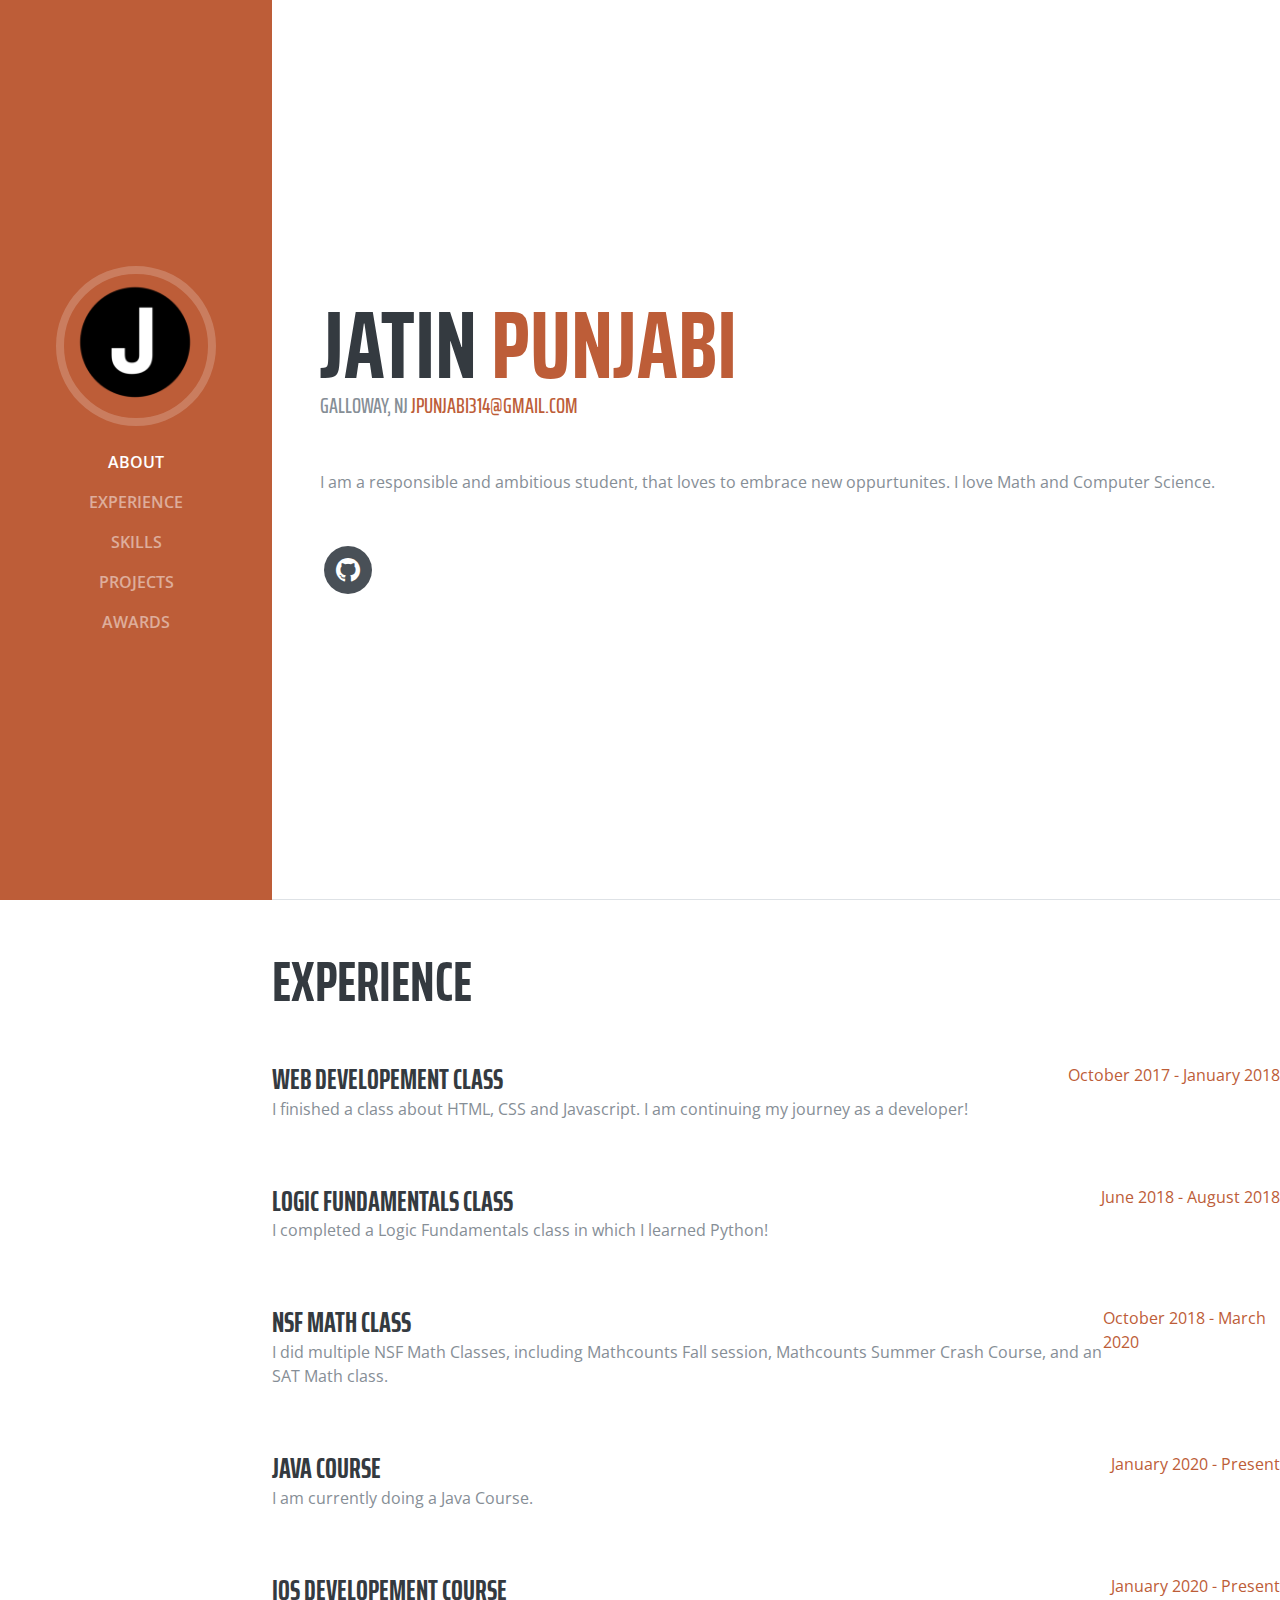
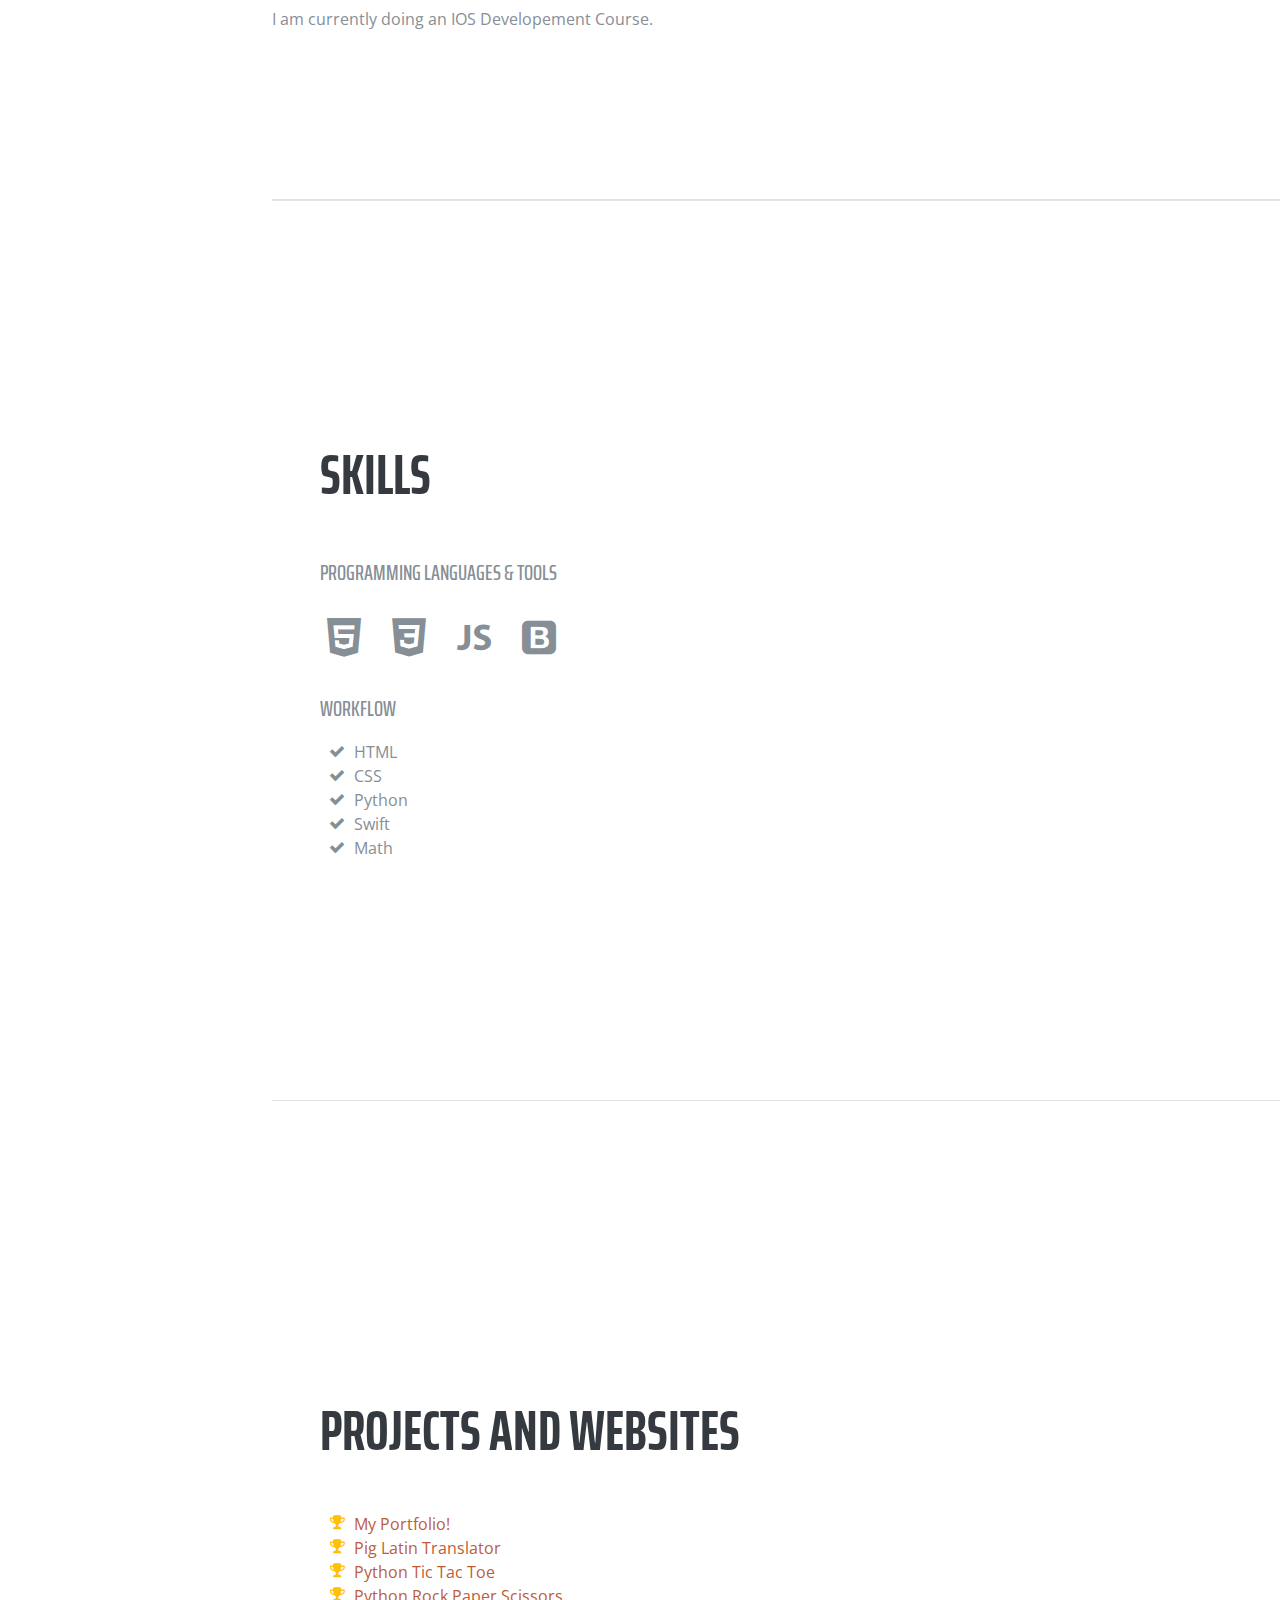
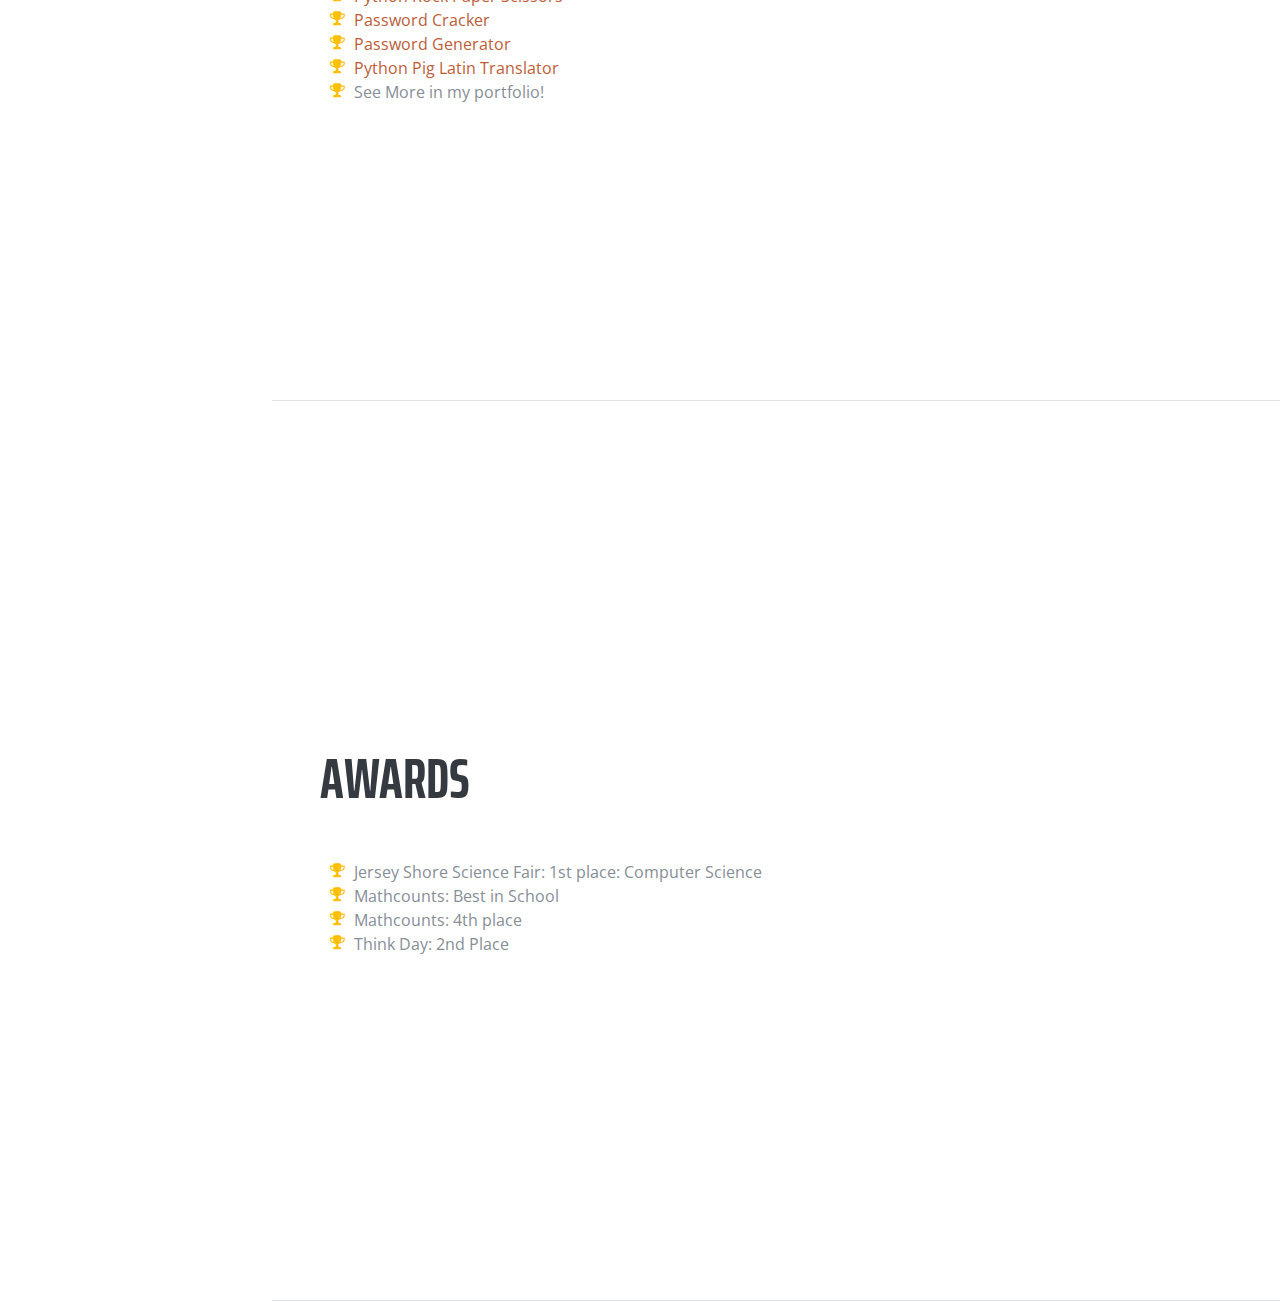
<file: index.html>
<!DOCTYPE html>
<html lang="en">

  <head>

    <meta charset="utf-8">
    <meta name="viewport" content="width=device-width, initial-scale=1, shrink-to-fit=no">
    <meta name="description" content="">
    <meta name="author" content="">

    <title>Jatin's Resume</title>

    <!-- Bootstrap core CSS -->
    <link href="vendor/bootstrap/css/bootstrap.min.css" rel="stylesheet">

    <!-- Custom fonts for this template -->
    <link href="https://fonts.googleapis.com/css?family=Saira+Extra+Condensed:100,200,300,400,500,600,700,800,900" rel="stylesheet">
    <link href="https://fonts.googleapis.com/css?family=Open+Sans:300,300i,400,400i,600,600i,700,700i,800,800i" rel="stylesheet">
    <link href="vendor/font-awesome/css/font-awesome.min.css" rel="stylesheet">
    <link href="vendor/devicons/css/devicons.min.css" rel="stylesheet">
    <link href="vendor/simple-line-icons/css/simple-line-icons.css" rel="stylesheet">

    <!-- Custom styles for this template -->
    <link href="css/resume.min.css" rel="stylesheet">

  </head>

  <body id="page-top">

    <nav class="navbar navbar-expand-lg navbar-dark bg-primary fixed-top" id="sideNav">
      <a class="navbar-brand js-scroll-trigger" href="#page-top">
        <span class="d-block d-lg-none">Jatin Punjabi</span>
        <span class="d-none d-lg-block">
          <img class="img-fluid img-profile rounded-circle mx-auto mb-2" src="img/j.png" alt="">
        </span>
      </a>
      <button class="navbar-toggler" type="button" data-toggle="collapse" data-target="#navbarSupportedContent" aria-controls="navbarSupportedContent" aria-expanded="false" aria-label="Toggle navigation">
        <span class="navbar-toggler-icon"></span>
      </button>
      <div class="collapse navbar-collapse" id="navbarSupportedContent">
        <ul class="navbar-nav">
          <li class="nav-item">
            <a class="nav-link js-scroll-trigger" href="#about">About</a>
          </li>
          <li class="nav-item">
            <a class="nav-link js-scroll-trigger" href="#experience">Experience</a>
          </li>
          <li class="nav-item">
            <a class="nav-link js-scroll-trigger" href="#skills">Skills</a>
          </li>
          <li class="nav-item">
            <a class="nav-link js-scroll-trigger" href="#projects">Projects</a>
          </li>
          <li class="nav-item">
            <a class="nav-link js-scroll-trigger" href="#awards">Awards</a>
          </li>
        </ul>
      </div>
    </nav>

    <div class="container-fluid p-0">

      <section class="resume-section p-3 p-lg-5 d-flex d-column" id="about">
        <div class="my-auto">
          <h1 class="mb-0">Jatin
            <span class="text-primary">Punjabi</span>
          </h1>
          <div class="subheading mb-5">Galloway, NJ
            <a href="mailto:jpunjabi314@gmail.com">jpunjabi314@gmail.com</a>
          </div>
          <p class="mb-5">I am a responsible and ambitious student, that loves to embrace new oppurtunites. I love Math and Computer Science.</p>
          <ul class="list-inline list-social-icons mb-0">
            <li class="list-inline-item">
              <a href="https://github.com/Computer-Programmer">
                <span class="fa-stack fa-lg">
                  <i class="fa fa-circle fa-stack-2x"></i>
                  <i class="fa fa-github fa-stack-1x fa-inverse"></i>
                </span>
              </a>
            </li>
          </ul>
        </div>
      </section>




      <section class="resume-section" id="experience">
                <div class="resume-section-content">
                    <h2 class="mb-5">Experience</h2>


                    <div class="d-flex flex-column flex-md-row justify-content-between mb-5">
                        <div class="flex-grow-1">
                            <h3 class="mb-0">Web Developement Class</h3>
                            
                            <p>I finished a class about HTML, CSS and Javascript. I am continuing my journey as a developer!</p>
                        </div>
                        <div class="flex-shrink-0"><span class="text-primary">October 2017 - January 2018</span></div>
                    </div>

                    <div class="d-flex flex-column flex-md-row justify-content-between mb-5">
                        <div class="flex-grow-1">
                            <h3 class="mb-0">Logic Fundamentals Class</h3>
                            
                            <p>I completed a Logic Fundamentals class in which I learned Python!</p>
                        </div>
                        <div class="flex-shrink-0"><span class="text-primary">June 2018 - August 2018</span></div>
                    </div>

                    <div class="d-flex flex-column flex-md-row justify-content-between mb-5">
                        <div class="flex-grow-1">
                            <h3 class="mb-0">NSF Math Class</h3>
                            
                            <p>I did multiple NSF Math Classes, including Mathcounts Fall session, Mathcounts Summer Crash Course, and an SAT Math class. </p>
                        </div>
                        <div class="flex-shrink-0"><span class="text-primary">October 2018 - March 2020</span></div>
                    </div>

                    <div class="d-flex flex-column flex-md-row justify-content-between mb-5">
                        <div class="flex-grow-1">
                            <h3 class="mb-0">Java Course</h3>
                            
                            <p>I am currently doing a Java Course.</p>
                        </div>
                        <div class="flex-shrink-0"><span class="text-primary">January 2020 - Present</span></div>
                    </div>

                     <div class="d-flex flex-column flex-md-row justify-content-between mb-5">
                        <div class="flex-grow-1">
                            <h3 class="mb-0">IOS Developement Course</h3>
                            
                            <p>I am currently doing an IOS Developement Course.</p>
                        </div>
                        <div class="flex-shrink-0"><span class="text-primary">January 2020 - Present</span></div>
                    </div>


                   
                </div>
            </section>
            <hr class="m-0" />


            <!--





      <section class="resume-section p-3 p-lg-5 d-flex flex-column" id="experience">
        <div class="my-auto">
          <h2 class="mb-5">Experience</h2>

          <div class="resume-item d-flex flex-column flex-md-row mb-5">
            <div class="resume-content mr-auto">
              <h3 class="mb-0">Web Developement Class</h3>
              <p>I finished a class about HTML, CSS and Javascript. I am continuing my journey as a developer!</p>
            </div>
            <div class="resume-date text-md-right">
              <span class="text-primary">October 2017 - January 2018</span>
            </div>
          </div>
          <div class="resume-item d-flex flex-column flex-md-row mb-5">
            <div class="resume-date text-md-right">
            </div>
          </div>
          <div class="resume-item d-flex flex-column flex-md-row mb-5">
            <div class="resume-content mr-auto">
              <h3 class="mb-0">Logic Fundamentals Python Class</h3>
              <p>I finished a class in which I learned Python.</p>
            </div>

          <div class="resume-item d-flex flex-column flex-md-row mb-5">
            <div class="resume-content mr-auto">
              <h3 class="mb-0">Java Course</h3>
              <p>I am currently doing a course on Java.</p>
            </div>
            <div class="resume-date text-md-right">
              <span class="text-primary">January 2020 - Present</span>
            </div>
          </div>
          <div class="resume-item d-flex flex-column flex-md-row mb-5">
            <div class="resume-content mr-auto">
              <h3 class="mb-0">IOS Developement/Swift Course</h3>
              <p>I am currently doing a course in which I am learning how to develop IOS apps.</p>
            </div>
            <div class="resume-date text-md-right">
              <span class="text-primary">January 2020 - Present</span>
            </div>
          </div>

          -->

      <section class="resume-section p-3 p-lg-5 d-flex flex-column" id="skills">
        <div class="my-auto">
          <h2 class="mb-5">Skills</h2>

          <div class="subheading mb-3">Programming Languages &amp; Tools</div>
          <ul class="list-inline list-icons">
            <li class="list-inline-item">
              <i class="devicons devicons-html5"></i>
            </li>
            <li class="list-inline-item">
              <i class="devicons devicons-css3"></i>
            </li>
            <li class="list-inline-item">
              <i class="devicons devicons-javascript"></i>
            </li>
            <li class="list-inline-item">
              <i class="devicons devicons-bootstrap"></i>
            </li>
          </ul>

          <div class="subheading mb-3">Workflow</div>
          <ul class="fa-ul mb-0">
            <li>
              <i class="fa-li fa fa-check"></i>
              HTML</li>
              <li>
              <i class="fa-li fa fa-check"></i>
              CSS</li>
            <li>
              <i class="fa-li fa fa-check"></i>
              Python</li>
            <li>
              <i class="fa-li fa fa-check"></i>
              Swift</li>
              <li>
              <i class="fa-li fa fa-check"></i>
              Math</li>
          </ul>
        </div>
      </section>

       











       <section class="resume-section p-3 p-lg-5 d-flex flex-column" id="projects">
        <div class="my-auto">
          <h2 class="mb-5">Projects and Websites</h2>
          <div size="15">
          <ul class="fa-ul mb-0">
              <i class="fa-li fa fa-trophy text-warning"></i>
              <i class="fa-li fa fa-trophy text-warning"></i>
            <li>
              <i class="fa-li fa fa-trophy text-warning"></i>
              <a href="https://computer-programmer.github.io/nsfcomputerprogrammingclass/">My Portfolio!</a></li>
            <li>
              <i class="fa-li fa fa-trophy text-warning"></i>
             <a href="https://computer-programmer.github.io/piglatintranslator/">Pig Latin Translator</a> </li>
              <li>
              <i class="fa-li fa fa-trophy text-warning"></i>
              <a href="https://failingvainaggregator.computer12345.repl.run">Python Tic Tac Toe</a></li>
              <li>
              <i class="fa-li fa fa-trophy text-warning"></i>
              <a href="https://rockpaperscissors.computer12345.repl.run">Python Rock Paper Scissors</a></li>
  
              <li>
              <i class="fa-li fa fa-trophy text-warning"></i>
              <a href="https://drive.google.com/drive/folders/1cZ5cfWbwhvigCLR653Y_oxGzkqmZFLHM?usp=sharing">Password Cracker</a></li>
              <li>
              <i class="fa-li fa fa-trophy text-warning"></i>
             <a href="https://PasswordGenerator.computer12345.repl.run">Password Generator</a> </li>
            <li>
                <i class="fa-li fa fa-trophy text-warning"></i>
                <a href="https://Pig-Latin-Translator.computer12345.repl.run">Python Pig Latin Translator</a> </li>
            <li>
              <i class="fa-li fa fa-trophy text-warning"></i>
             See More in my portfolio!</li>
          </ul>
          </div>
        </div>
      </section>
       <section class="resume-section p-3 p-lg-5 d-flex flex-column" id="awards">
        <div class="my-auto">
          <h2 class="mb-5">Awards</h2>
          <div size="15">
          <ul class="fa-ul mb-0">
              <i class="fa-li fa fa-trophy text-warning"></i>
              <i class="fa-li fa fa-trophy text-warning"></i>
            <li>
              <i class="fa-li fa fa-trophy text-warning"></i>
              Jersey Shore Science Fair: 1st place: Computer Science</li>
              <li>
              <i class="fa-li fa fa-trophy text-warning"></i>
              Mathcounts: Best in School</li>
              <li>
              <i class="fa-li fa fa-trophy text-warning"></i>
              Mathcounts: 4th place</li>
              <li>
              <i class="fa-li fa fa-trophy text-warning"></i>
              Think Day: 2nd Place</li>
          </ul>
          </div>
        </div>
      </section>
    </div>

    <!-- Bootstrap core JavaScript -->
    <script src="vendor/jquery/jquery.min.js"></script>
    <script src="vendor/bootstrap/js/bootstrap.bundle.min.js"></script>

    <!-- Plugin JavaScript -->
    <script src="vendor/jquery-easing/jquery.easing.min.js"></script>

    <!-- Custom scripts for this template -->
    <script src="js/resume.min.js"></script>

  </body>

</html>
</file>
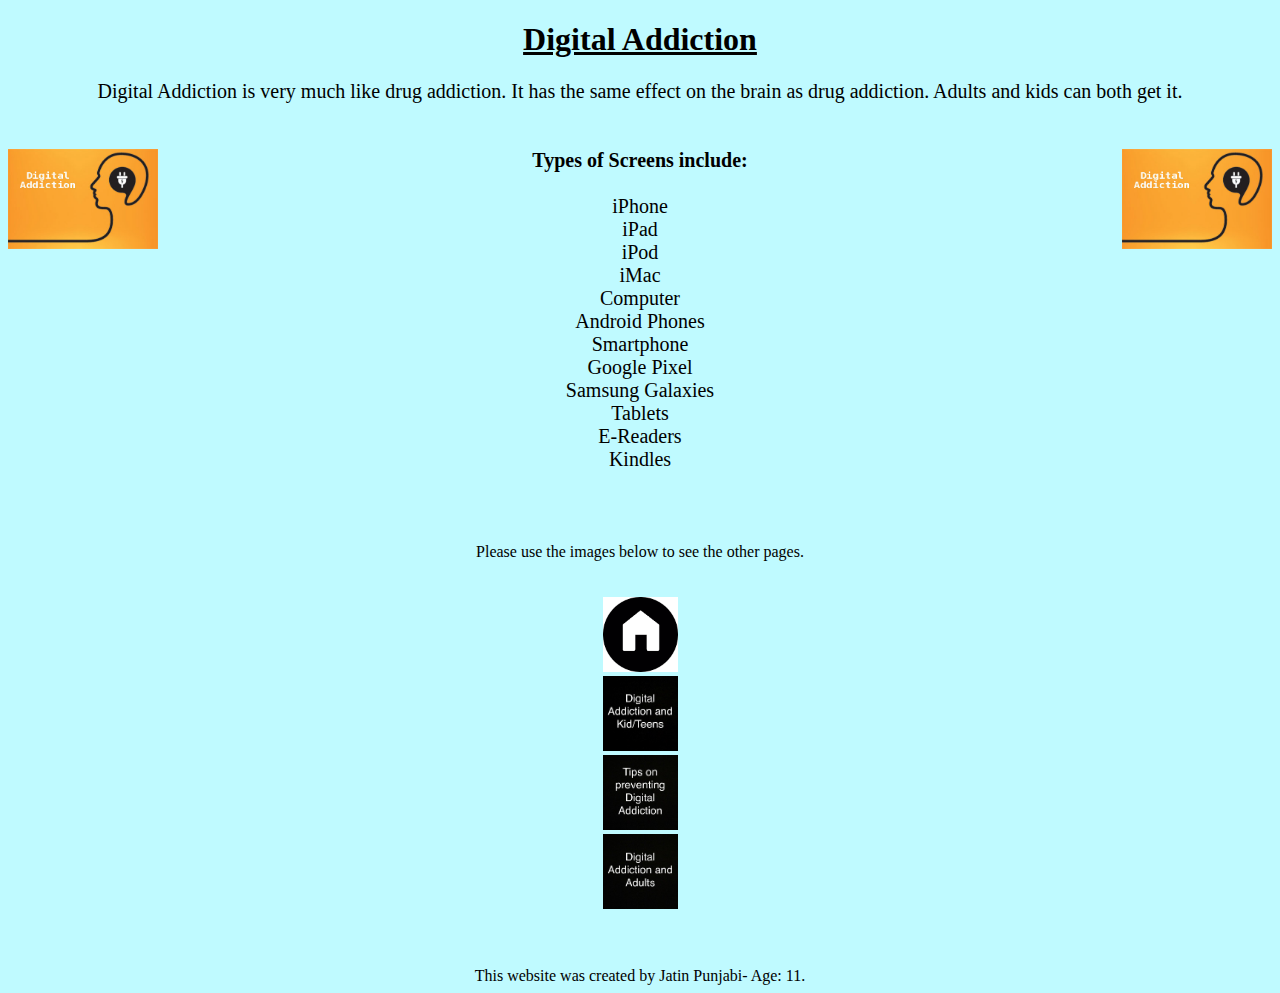
<file: digitaladdiction.html>
<!DOCTYPE html>
<html>
<head>
	<link rel="stylesheet" type="text/css" href="index.css">
	<u><h1 id="h1">Digital Addiction</h1></u>
	<title>Digital Addiction</title>
</head>
<body>
	<div id="div1"> 
	Digital Addiction is very much like drug addiction. It has the same effect on the brain as drug addiction. Adults and kids can both get it. 
	<br>
	<br>
	<br>
	</div>
	<div id="screens">
		<img src="digitaladdiction1.jpg" align="right" width="150px" height="100px">
	<img src="digitaladdiction1.jpg" align="left" width="150px" height="100px">
<b>Types of Screens include:</b>
<br>
<br>
iPhone
<br>
iPad
<br>
iPod
<br>
iMac
<br>
Computer
<br> 
Android Phones
<br>
Smartphone
<br>
Google Pixel
<br>
Samsung Galaxies
<br>
Tablets
<br>
E-Readers
<br>
Kindles

	</div>
	<br>
	<br>
	<br>
	<br>
	Please use the images below to see the other pages.
	<br>
	<br>
	<br>
	<a href="digitaladdiction.html">
		<img src="homeicon.png" width="75px" height="75px">
	</a>
	<br>
	<a href="page1.html">
		<img src="page1.jpg" width="75px" height="75px">
	</a>
	<br>
	<a href="page3.html">
		<img src="page3.jpg" width="75px" height="75px">
	</a>
	<br>
	<a href="page2.html">
		<img src="page2.jpg" width="75px" height="75px">
	</a>
	<br>
	<br>
	<br>
	<br>
	This website was created by Jatin Punjabi- Age: 11.
</body>
</html>
</file>
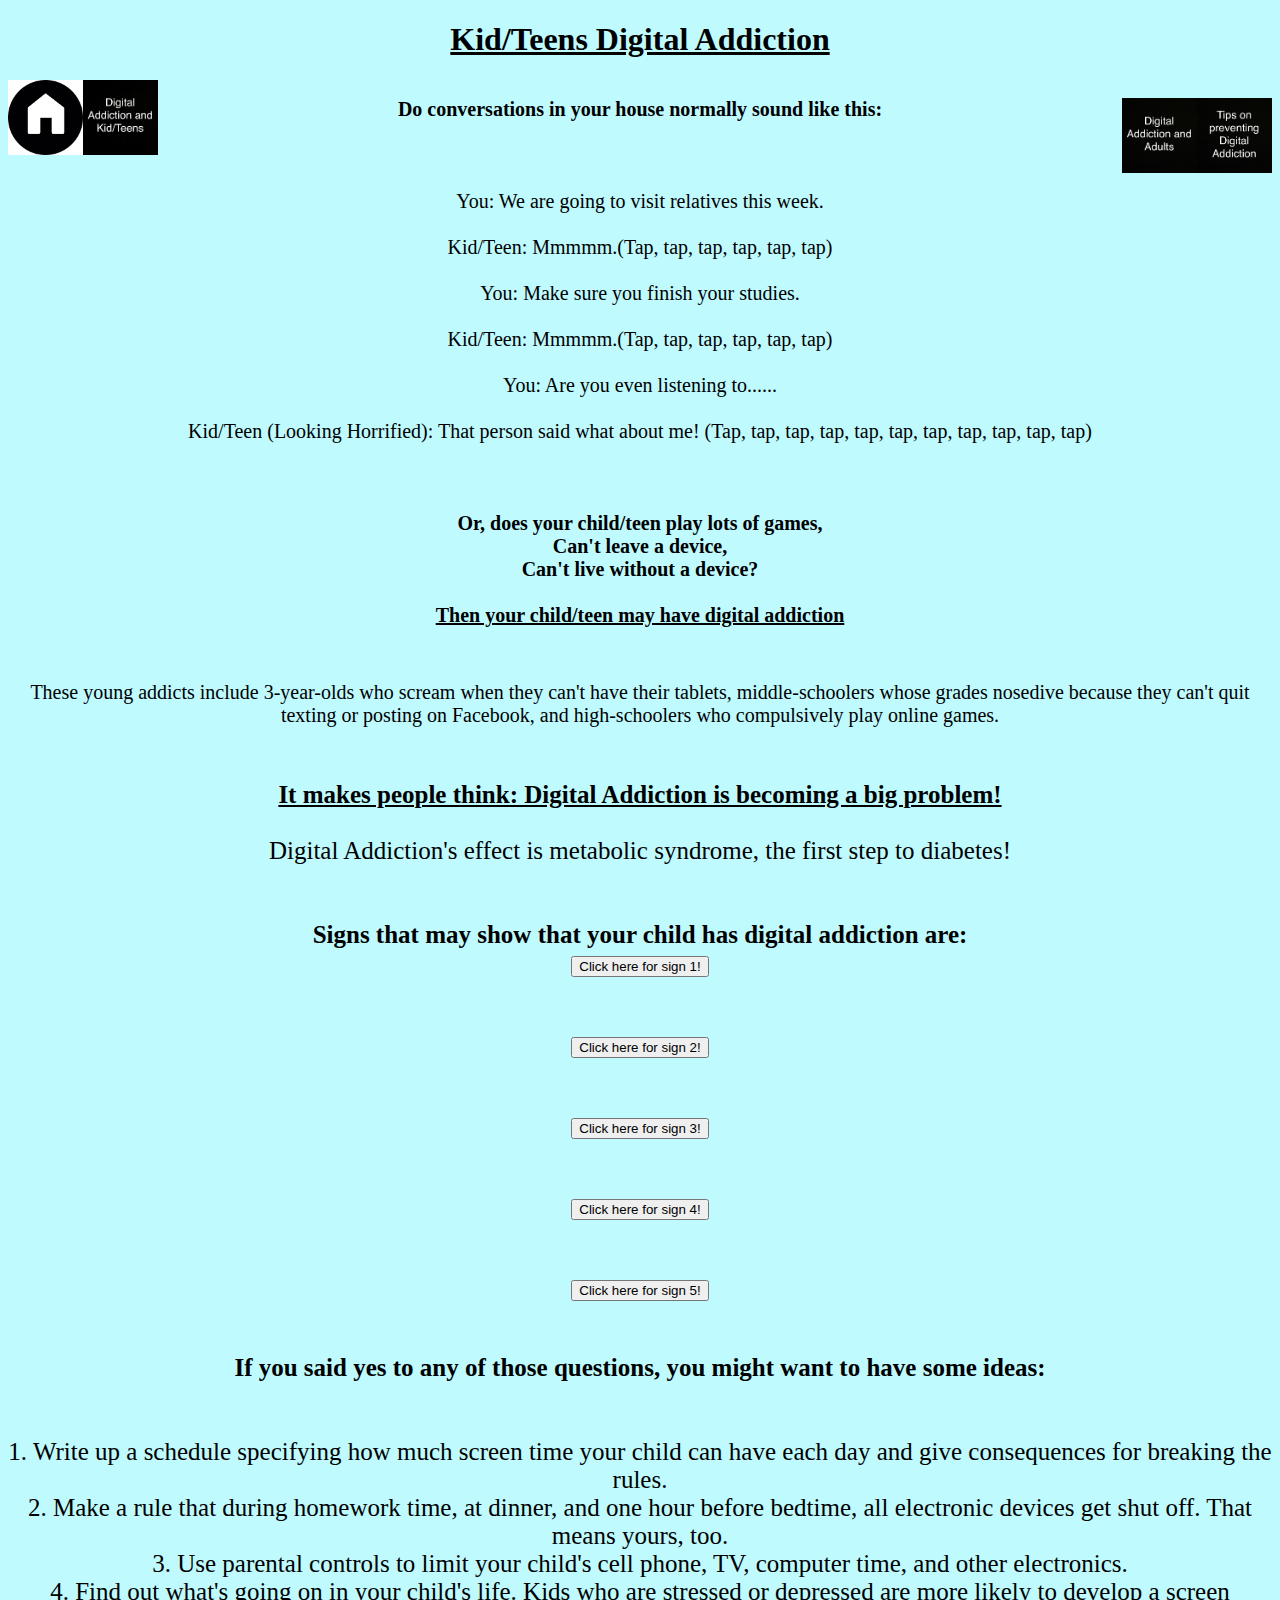
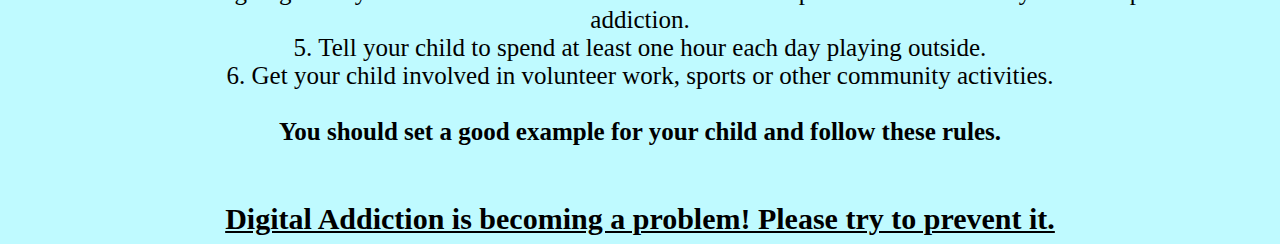
<file: page1.html>
<!DOCTYPE html>
<html>
<head>
	<link rel="stylesheet" type="text/css" href="index.css">
	<script type="text/javascript" src="digitaladdiction.js"></script>
	<u><h1 id="h1">Kid/Teens Digital Addiction</h1></u>
	<title>Kid/Teens and Digital Addiction</title>
	<a href="digitaladdiction.html">
		<img src="homeicon.png" width="75px" height="75px" align="left">
	<a href="page1.html">
		<img src="page1.jpg" width="75px" height="75px" align="left">
	</a>
	<br>
	<a href="page3.html">
		<img src="page3.jpg" width="75px" height="75px" align="right">
	</a>
	<a href="page2.html">
		<img src="page2.jpg" width="75px" height="75px" align="right">
	</a>
</head>
<body>
	<div id="div1">
		<b>Do conversations in your house normally sound like this:</b>
		<br>
		<br>
		<br>
		<br>
You: We are going to visit relatives this week.
<br>
<br>
Kid/Teen: Mmmmm.(Tap, tap, tap, tap, tap, tap)
<br>
<br>
You: Make sure you finish your studies.
<br>
<br>
Kid/Teen: Mmmmm.(Tap, tap, tap, tap, tap, tap)
<br>
<br>
You: Are you even listening to......
<br>
<br>
Kid/Teen (Looking Horrified): That person said what about me! (Tap, tap, tap, tap, tap, tap, tap, tap, tap, tap, tap)
<br>
<br>
<br>
<br>
<b>Or, does your child/teen play lots of games,
	<br>
Can't leave a device,
<br>
Can't live without a device?</b>
<br>
<br>
<b><u>Then your child/teen may have digital addiction</u></b>
</div>
<br>
<br>
<br>
<div id="addicts">
	These young addicts include 3-year-olds who scream when they can't have their tablets, middle-schoolers whose grades nosedive because they can't quit texting or posting on Facebook, and high-schoolers who compulsively play online games.
</div>
<br>
<br>
<br>
<div id="big">
	<u><b>It makes people think: Digital Addiction is becoming a big problem!</b></u>
	<br>
	<br>

	Digital Addiction's effect is metabolic syndrome, the first step to diabetes!
	<br>
	<br>
	<br>

	<b>Signs that may show that your child has digital addiction are:</b>
	<br>
	<button onclick="addiction1()">Click here for sign 1!</button>

	<p id="sign1"></p>
	<br>
	<button onclick="addiction2()">Click here for sign 2!</button>

	<p id="sign2"></p>
	<br>
	<button onclick="addiction3()">Click here for sign 3!</button>

	<p id="sign3"></p>
	<br>
	<button onclick="addiction4()">Click here for sign 4!</button>

	<p id="sign4"></p>
	<br>
	<button onclick="addiction5()">Click here for sign 5!</button>

	<p id="sign5"></p>
	<br>
	
	<b>If you said yes to any of those questions, you might want to have some ideas:</b> 

<br>
<br>
<br>
1. Write up a schedule specifying how much screen time your child can have each day and give consequences for breaking the rules.
<br>
2. Make a rule that during homework time, at dinner, and one hour  before bedtime, all electronic devices get shut off. That means yours, too.
<br>
3. Use parental controls to limit your child's cell phone, TV, computer time, and other electronics.
<br>
4. Find out what's going on in your child's life. Kids who are stressed or depressed are more likely to develop a screen addiction.
<br> 
5. Tell your child to spend at least one hour each day playing outside. 
<br>
6. Get your child involved in volunteer work, sports or other community activities.
<br>
<br>

<b>You should set a good example for your child and follow these rules.</b>
<br>
<br>
<br>

<u><b id="bold">Digital Addiction is becoming a problem! Please try to prevent it.</b></u>
</div>

</body>
</html>
</file>
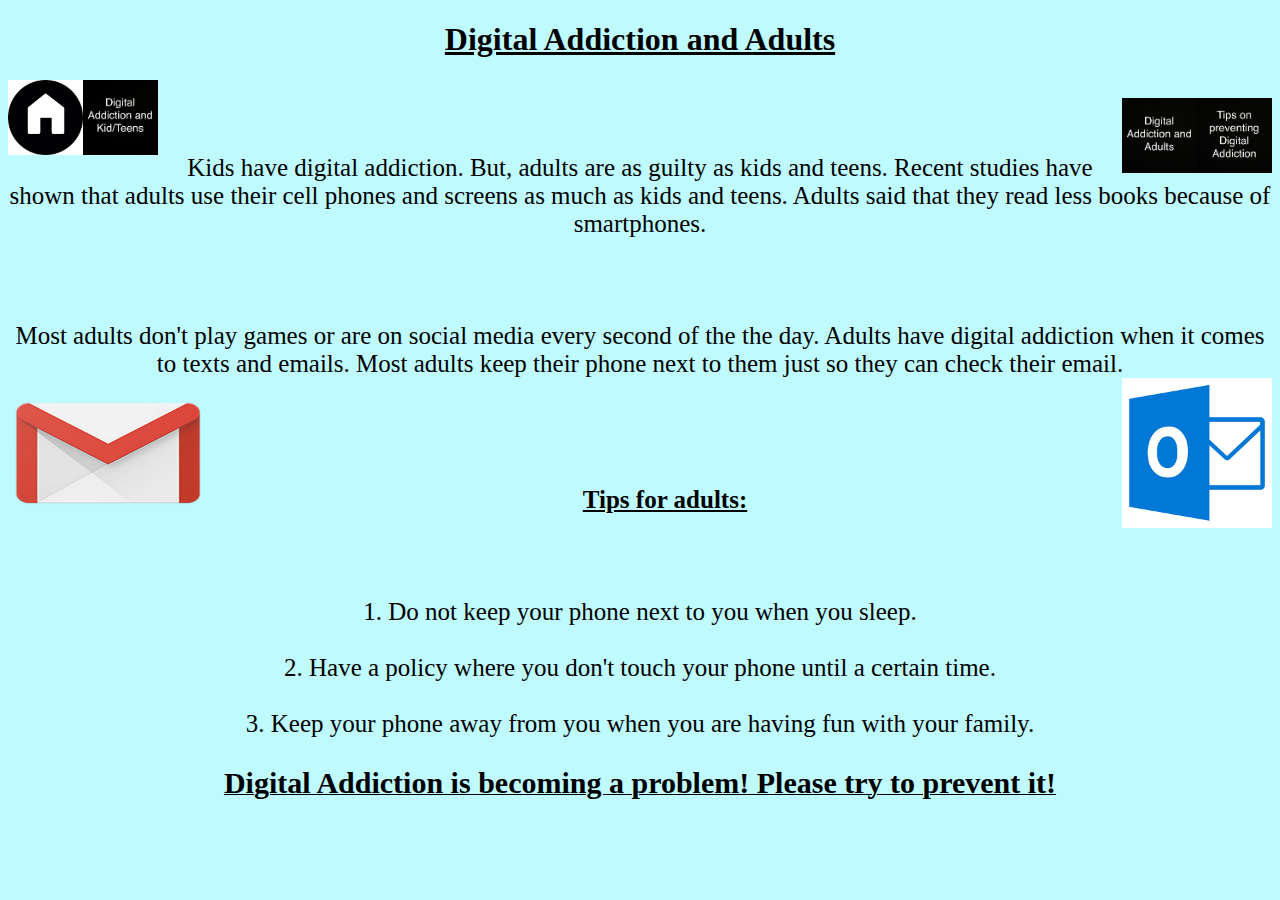
<file: page2.html>
<!DOCTYPE html>
<html>
<head>
	<link rel="stylesheet" type="text/css" href="index.css">
	<title>Digital Addiction and Adults</title>
	<u><h1>Digital Addiction and Adults</h1></u>
	<a href="digitaladdiction.html">
		<img src="homeicon.png" width="75px" height="75px" align="left">
	<a href="page1.html">
		<img src="page1.jpg" width="75px" height="75px" align="left">
	</a>
	<br>
	<a href="page3.html">
		<img src="page3.jpg" width="75px" height="75px" align="right">
	</a>
	<a href="page2.html">
		<img src="page2.jpg" width="75px" height="75px" align="right">
	</a>
</head>
<body>
	<div id="emails">
		<br>
		<br>
		Kids have digital addiction. But, adults are as guilty as kids and teens. Recent studies have shown that adults use their cell phones and screens as much as kids and teens. Adults said that they read less books because of smartphones.
		<br>
		<br>
		<br>
		<br> 
		Most adults don't play games or are on social media every second of the the day. Adults have digital addiction when it comes to texts and emails. Most adults keep their phone next to them just so they can check their email.
		<br>
		<img src="gmaillogo.png" width="200" height="150" align="left">
		<img src="outlook.png" width="150" height="150" align="right">


	</div>
	<br>
	<br>
	<br>
	<br>
	<br>
	<br>
	<div id="div5">
		<u><b>Tips for adults:</b></u>
		<br>
		<br>
		<br>
		<br>
		1. Do not keep your phone next to you when you sleep.
		<br>
		<br>
		2. Have a policy where you don't touch your phone until a certain time.
		<br>
		<br>
 		3. Keep your phone away from you when you are having fun with your family.
 		<br>
 		<br>
	</div>

	<u><b id="bold">Digital Addiction is becoming a problem! Please try to prevent it!</b></u>


</body>
</html>
</file>
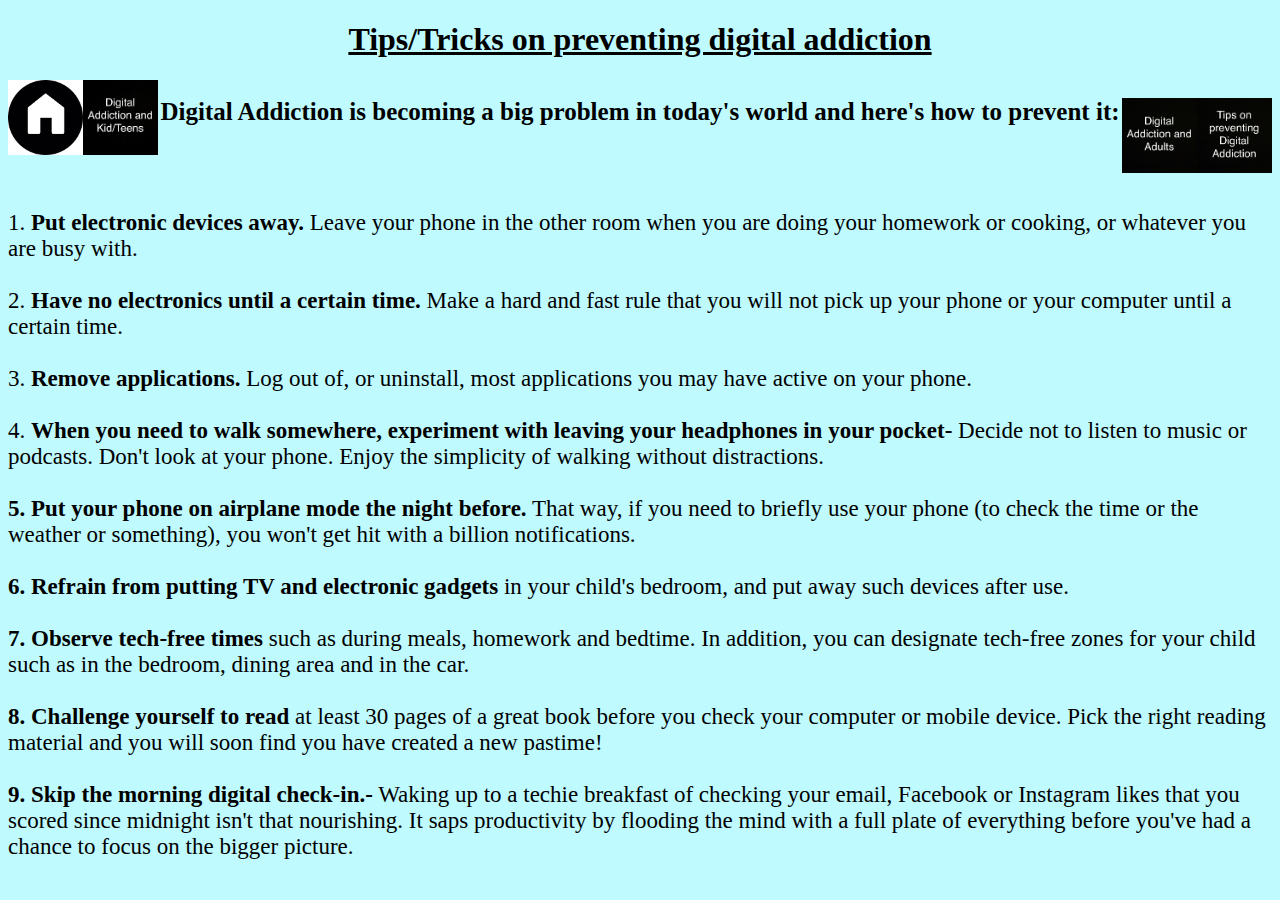
<file: page3.html>
<!DOCTYPE html>
<html>
<head>
	<link rel="stylesheet" type="text/css" href="index.css">
		<title>Tips/Tricks on preventing digital addiction</title>
	<u><h1>Tips/Tricks on preventing digital addiction</h1></u>
	<a href="digitaladdiction.html">
		<img src="homeicon.png" width="75px" height="75px" align="left">
	<a href="page1.html">
		<img src="page1.jpg" width="75px" height="75px" align="left">
	</a>
	<br>
	<a href="page3.html">
		<img src="page3.jpg" width="75px" height="75px" align="right">
	</a>
	<a href="page2.html">
		<img src="page2.jpg" width="75px" height="75px" align="right">
	</a>
</head>
<body>
<div id="opening">
	<b>Digital Addiction is becoming a big problem in today's world and here's how to prevent it:</b>
	<br>
	<br>
	<br>
	<br>
</div>
<div id="page3">
1. <b>Put electronic devices away.</b> Leave your phone in the other room when you are doing your homework or cooking, or whatever you are busy with.
<br>
<br>
2. <b>Have no electronics until a certain time.</b> Make a hard and fast rule that you will not pick up your phone or your computer until a certain time.
<br>
<br>
3. <b>Remove applications.</b> Log out of, or uninstall, most applications you may have active on your phone.
<br>
<br>
4. <b>When you need to walk somewhere, experiment with leaving your headphones in your pocket-</b> Decide not to listen to music or podcasts. Don't look at your phone. Enjoy the simplicity of walking without distractions.
<br>
<br>
<b>5. Put your phone on airplane mode the night before.</b> That way, if you need to briefly use your phone (to check the time or the weather or something), you won't get hit with a billion notifications.
<br>
<br>
<b>6. Refrain from putting TV and electronic gadgets</b> in your child's bedroom, and put away such devices after use.
<br>
<br>
<b>7. Observe tech-free times</b> such as during meals, homework and bedtime. In addition, you can designate tech-free zones for your child such as in the bedroom, dining area and in the car.
<br>
<br>
<b>8. Challenge yourself to read</b> at least 30 pages of a great book before you check your computer or mobile device. Pick the right reading material and you will soon find you have created a new pastime! 
<br>
<br>
<b>9. Skip the morning digital check-in.-</b> Waking up to a techie breakfast of checking your email, Facebook or Instagram likes that you scored since midnight isn't that nourishing. It saps productivity by flooding the mind with a full plate of everything before you've had a chance to focus on the bigger picture.
<br>
<br>
</div>
</body>
</html>
</file>
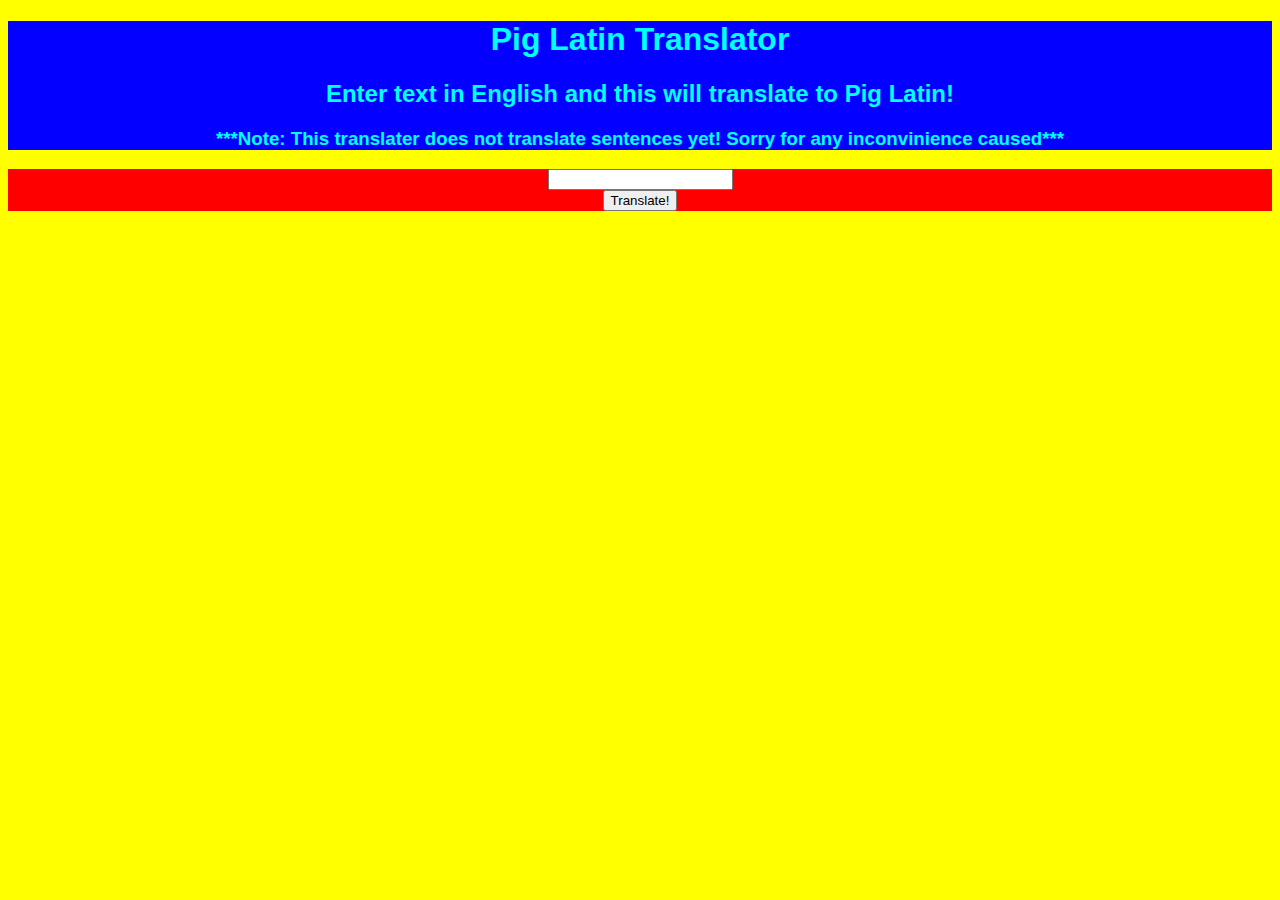
<file: piglatin.html>
<!DOCTYPE html>
<html>
<head>
	<title>Pig Latin Translator</title>
	<link rel="stylesheet" type="text/css" href="piglatin.css">
</head>
<body>

<div id="title">
	
<h1 id="title1">Pig Latin Translator</h1>
<h2 id="title2">Enter text in English and this will translate to Pig Latin!</h2>
<h3 id="title3">***Note: This translater does not translate sentences yet! Sorry for any inconvinience caused***</h3>

</div>

<div id="input">
<script type="text/javascript" src="piglatin.js"></script>
<input type="text" name="Input" id="inputfield">
<br>
<button onclick="translatePL()">Translate!</button>
</div>

<p id="result"></p>


</body>
</html>
</file>
<file: vendor/simple-line-icons/css/simple-line-icons.css>
@font-face {
  font-family: 'simple-line-icons';
  src: url('../fonts/Simple-Line-Icons.eot?v=2.4.0');
  src: url('../fonts/Simple-Line-Icons.eot?v=2.4.0#iefix') format('embedded-opentype'), url('../fonts/Simple-Line-Icons.woff2?v=2.4.0') format('woff2'), url('../fonts/Simple-Line-Icons.ttf?v=2.4.0') format('truetype'), url('../fonts/Simple-Line-Icons.woff?v=2.4.0') format('woff'), url('../fonts/Simple-Line-Icons.svg?v=2.4.0#simple-line-icons') format('svg');
  font-weight: normal;
  font-style: normal;
}
/*
 Use the following CSS code if you want to have a class per icon.
 Instead of a list of all class selectors, you can use the generic [class*="icon-"] selector, but it's slower:
*/
.icon-user,
.icon-people,
.icon-user-female,
.icon-user-follow,
.icon-user-following,
.icon-user-unfollow,
.icon-login,
.icon-logout,
.icon-emotsmile,
.icon-phone,
.icon-call-end,
.icon-call-in,
.icon-call-out,
.icon-map,
.icon-location-pin,
.icon-direction,
.icon-directions,
.icon-compass,
.icon-layers,
.icon-menu,
.icon-list,
.icon-options-vertical,
.icon-options,
.icon-arrow-down,
.icon-arrow-left,
.icon-arrow-right,
.icon-arrow-up,
.icon-arrow-up-circle,
.icon-arrow-left-circle,
.icon-arrow-right-circle,
.icon-arrow-down-circle,
.icon-check,
.icon-clock,
.icon-plus,
.icon-minus,
.icon-close,
.icon-event,
.icon-exclamation,
.icon-organization,
.icon-trophy,
.icon-screen-smartphone,
.icon-screen-desktop,
.icon-plane,
.icon-notebook,
.icon-mustache,
.icon-mouse,
.icon-magnet,
.icon-energy,
.icon-disc,
.icon-cursor,
.icon-cursor-move,
.icon-crop,
.icon-chemistry,
.icon-speedometer,
.icon-shield,
.icon-screen-tablet,
.icon-magic-wand,
.icon-hourglass,
.icon-graduation,
.icon-ghost,
.icon-game-controller,
.icon-fire,
.icon-eyeglass,
.icon-envelope-open,
.icon-envelope-letter,
.icon-bell,
.icon-badge,
.icon-anchor,
.icon-wallet,
.icon-vector,
.icon-speech,
.icon-puzzle,
.icon-printer,
.icon-present,
.icon-playlist,
.icon-pin,
.icon-picture,
.icon-handbag,
.icon-globe-alt,
.icon-globe,
.icon-folder-alt,
.icon-folder,
.icon-film,
.icon-feed,
.icon-drop,
.icon-drawer,
.icon-docs,
.icon-doc,
.icon-diamond,
.icon-cup,
.icon-calculator,
.icon-bubbles,
.icon-briefcase,
.icon-book-open,
.icon-basket-loaded,
.icon-basket,
.icon-bag,
.icon-action-undo,
.icon-action-redo,
.icon-wrench,
.icon-umbrella,
.icon-trash,
.icon-tag,
.icon-support,
.icon-frame,
.icon-size-fullscreen,
.icon-size-actual,
.icon-shuffle,
.icon-share-alt,
.icon-share,
.icon-rocket,
.icon-question,
.icon-pie-chart,
.icon-pencil,
.icon-note,
.icon-loop,
.icon-home,
.icon-grid,
.icon-graph,
.icon-microphone,
.icon-music-tone-alt,
.icon-music-tone,
.icon-earphones-alt,
.icon-earphones,
.icon-equalizer,
.icon-like,
.icon-dislike,
.icon-control-start,
.icon-control-rewind,
.icon-control-play,
.icon-control-pause,
.icon-control-forward,
.icon-control-end,
.icon-volume-1,
.icon-volume-2,
.icon-volume-off,
.icon-calendar,
.icon-bulb,
.icon-chart,
.icon-ban,
.icon-bubble,
.icon-camrecorder,
.icon-camera,
.icon-cloud-download,
.icon-cloud-upload,
.icon-envelope,
.icon-eye,
.icon-flag,
.icon-heart,
.icon-info,
.icon-key,
.icon-link,
.icon-lock,
.icon-lock-open,
.icon-magnifier,
.icon-magnifier-add,
.icon-magnifier-remove,
.icon-paper-clip,
.icon-paper-plane,
.icon-power,
.icon-refresh,
.icon-reload,
.icon-settings,
.icon-star,
.icon-symbol-female,
.icon-symbol-male,
.icon-target,
.icon-credit-card,
.icon-paypal,
.icon-social-tumblr,
.icon-social-twitter,
.icon-social-facebook,
.icon-social-instagram,
.icon-social-linkedin,
.icon-social-pinterest,
.icon-social-github,
.icon-social-google,
.icon-social-reddit,
.icon-social-skype,
.icon-social-dribbble,
.icon-social-behance,
.icon-social-foursqare,
.icon-social-soundcloud,
.icon-social-spotify,
.icon-social-stumbleupon,
.icon-social-youtube,
.icon-social-dropbox,
.icon-social-vkontakte,
.icon-social-steam {
  font-family: 'simple-line-icons';
  speak: none;
  font-style: normal;
  font-weight: normal;
  font-variant: normal;
  text-transform: none;
  line-height: 1;
  /* Better Font Rendering =========== */
  -webkit-font-smoothing: antialiased;
  -moz-osx-font-smoothing: grayscale;
}
.icon-user:before {
  content: "\e005";
}
.icon-people:before {
  content: "\e001";
}
.icon-user-female:before {
  content: "\e000";
}
.icon-user-follow:before {
  content: "\e002";
}
.icon-user-following:before {
  content: "\e003";
}
.icon-user-unfollow:before {
  content: "\e004";
}
.icon-login:before {
  content: "\e066";
}
.icon-logout:before {
  content: "\e065";
}
.icon-emotsmile:before {
  content: "\e021";
}
.icon-phone:before {
  content: "\e600";
}
.icon-call-end:before {
  content: "\e048";
}
.icon-call-in:before {
  content: "\e047";
}
.icon-call-out:before {
  content: "\e046";
}
.icon-map:before {
  content: "\e033";
}
.icon-location-pin:before {
  content: "\e096";
}
.icon-direction:before {
  content: "\e042";
}
.icon-directions:before {
  content: "\e041";
}
.icon-compass:before {
  content: "\e045";
}
.icon-layers:before {
  content: "\e034";
}
.icon-menu:before {
  content: "\e601";
}
.icon-list:before {
  content: "\e067";
}
.icon-options-vertical:before {
  content: "\e602";
}
.icon-options:before {
  content: "\e603";
}
.icon-arrow-down:before {
  content: "\e604";
}
.icon-arrow-left:before {
  content: "\e605";
}
.icon-arrow-right:before {
  content: "\e606";
}
.icon-arrow-up:before {
  content: "\e607";
}
.icon-arrow-up-circle:before {
  content: "\e078";
}
.icon-arrow-left-circle:before {
  content: "\e07a";
}
.icon-arrow-right-circle:before {
  content: "\e079";
}
.icon-arrow-down-circle:before {
  content: "\e07b";
}
.icon-check:before {
  content: "\e080";
}
.icon-clock:before {
  content: "\e081";
}
.icon-plus:before {
  content: "\e095";
}
.icon-minus:before {
  content: "\e615";
}
.icon-close:before {
  content: "\e082";
}
.icon-event:before {
  content: "\e619";
}
.icon-exclamation:before {
  content: "\e617";
}
.icon-organization:before {
  content: "\e616";
}
.icon-trophy:before {
  content: "\e006";
}
.icon-screen-smartphone:before {
  content: "\e010";
}
.icon-screen-desktop:before {
  content: "\e011";
}
.icon-plane:before {
  content: "\e012";
}
.icon-notebook:before {
  content: "\e013";
}
.icon-mustache:before {
  content: "\e014";
}
.icon-mouse:before {
  content: "\e015";
}
.icon-magnet:before {
  content: "\e016";
}
.icon-energy:before {
  content: "\e020";
}
.icon-disc:before {
  content: "\e022";
}
.icon-cursor:before {
  content: "\e06e";
}
.icon-cursor-move:before {
  content: "\e023";
}
.icon-crop:before {
  content: "\e024";
}
.icon-chemistry:before {
  content: "\e026";
}
.icon-speedometer:before {
  content: "\e007";
}
.icon-shield:before {
  content: "\e00e";
}
.icon-screen-tablet:before {
  content: "\e00f";
}
.icon-magic-wand:before {
  content: "\e017";
}
.icon-hourglass:before {
  content: "\e018";
}
.icon-graduation:before {
  content: "\e019";
}
.icon-ghost:before {
  content: "\e01a";
}
.icon-game-controller:before {
  content: "\e01b";
}
.icon-fire:before {
  content: "\e01c";
}
.icon-eyeglass:before {
  content: "\e01d";
}
.icon-envelope-open:before {
  content: "\e01e";
}
.icon-envelope-letter:before {
  content: "\e01f";
}
.icon-bell:before {
  content: "\e027";
}
.icon-badge:before {
  content: "\e028";
}
.icon-anchor:before {
  content: "\e029";
}
.icon-wallet:before {
  content: "\e02a";
}
.icon-vector:before {
  content: "\e02b";
}
.icon-speech:before {
  content: "\e02c";
}
.icon-puzzle:before {
  content: "\e02d";
}
.icon-printer:before {
  content: "\e02e";
}
.icon-present:before {
  content: "\e02f";
}
.icon-playlist:before {
  content: "\e030";
}
.icon-pin:before {
  content: "\e031";
}
.icon-picture:before {
  content: "\e032";
}
.icon-handbag:before {
  content: "\e035";
}
.icon-globe-alt:before {
  content: "\e036";
}
.icon-globe:before {
  content: "\e037";
}
.icon-folder-alt:before {
  content: "\e039";
}
.icon-folder:before {
  content: "\e089";
}
.icon-film:before {
  content: "\e03a";
}
.icon-feed:before {
  content: "\e03b";
}
.icon-drop:before {
  content: "\e03e";
}
.icon-drawer:before {
  content: "\e03f";
}
.icon-docs:before {
  content: "\e040";
}
.icon-doc:before {
  content: "\e085";
}
.icon-diamond:before {
  content: "\e043";
}
.icon-cup:before {
  content: "\e044";
}
.icon-calculator:before {
  content: "\e049";
}
.icon-bubbles:before {
  content: "\e04a";
}
.icon-briefcase:before {
  content: "\e04b";
}
.icon-book-open:before {
  content: "\e04c";
}
.icon-basket-loaded:before {
  content: "\e04d";
}
.icon-basket:before {
  content: "\e04e";
}
.icon-bag:before {
  content: "\e04f";
}
.icon-action-undo:before {
  content: "\e050";
}
.icon-action-redo:before {
  content: "\e051";
}
.icon-wrench:before {
  content: "\e052";
}
.icon-umbrella:before {
  content: "\e053";
}
.icon-trash:before {
  content: "\e054";
}
.icon-tag:before {
  content: "\e055";
}
.icon-support:before {
  content: "\e056";
}
.icon-frame:before {
  content: "\e038";
}
.icon-size-fullscreen:before {
  content: "\e057";
}
.icon-size-actual:before {
  content: "\e058";
}
.icon-shuffle:before {
  content: "\e059";
}
.icon-share-alt:before {
  content: "\e05a";
}
.icon-share:before {
  content: "\e05b";
}
.icon-rocket:before {
  content: "\e05c";
}
.icon-question:before {
  content: "\e05d";
}
.icon-pie-chart:before {
  content: "\e05e";
}
.icon-pencil:before {
  content: "\e05f";
}
.icon-note:before {
  content: "\e060";
}
.icon-loop:before {
  content: "\e064";
}
.icon-home:before {
  content: "\e069";
}
.icon-grid:before {
  content: "\e06a";
}
.icon-graph:before {
  content: "\e06b";
}
.icon-microphone:before {
  content: "\e063";
}
.icon-music-tone-alt:before {
  content: "\e061";
}
.icon-music-tone:before {
  content: "\e062";
}
.icon-earphones-alt:before {
  content: "\e03c";
}
.icon-earphones:before {
  content: "\e03d";
}
.icon-equalizer:before {
  content: "\e06c";
}
.icon-like:before {
  content: "\e068";
}
.icon-dislike:before {
  content: "\e06d";
}
.icon-control-start:before {
  content: "\e06f";
}
.icon-control-rewind:before {
  content: "\e070";
}
.icon-control-play:before {
  content: "\e071";
}
.icon-control-pause:before {
  content: "\e072";
}
.icon-control-forward:before {
  content: "\e073";
}
.icon-control-end:before {
  content: "\e074";
}
.icon-volume-1:before {
  content: "\e09f";
}
.icon-volume-2:before {
  content: "\e0a0";
}
.icon-volume-off:before {
  content: "\e0a1";
}
.icon-calendar:before {
  content: "\e075";
}
.icon-bulb:before {
  content: "\e076";
}
.icon-chart:before {
  content: "\e077";
}
.icon-ban:before {
  content: "\e07c";
}
.icon-bubble:before {
  content: "\e07d";
}
.icon-camrecorder:before {
  content: "\e07e";
}
.icon-camera:before {
  content: "\e07f";
}
.icon-cloud-download:before {
  content: "\e083";
}
.icon-cloud-upload:before {
  content: "\e084";
}
.icon-envelope:before {
  content: "\e086";
}
.icon-eye:before {
  content: "\e087";
}
.icon-flag:before {
  content: "\e088";
}
.icon-heart:before {
  content: "\e08a";
}
.icon-info:before {
  content: "\e08b";
}
.icon-key:before {
  content: "\e08c";
}
.icon-link:before {
  content: "\e08d";
}
.icon-lock:before {
  content: "\e08e";
}
.icon-lock-open:before {
  content: "\e08f";
}
.icon-magnifier:before {
  content: "\e090";
}
.icon-magnifier-add:before {
  content: "\e091";
}
.icon-magnifier-remove:before {
  content: "\e092";
}
.icon-paper-clip:before {
  content: "\e093";
}
.icon-paper-plane:before {
  content: "\e094";
}
.icon-power:before {
  content: "\e097";
}
.icon-refresh:before {
  content: "\e098";
}
.icon-reload:before {
  content: "\e099";
}
.icon-settings:before {
  content: "\e09a";
}
.icon-star:before {
  content: "\e09b";
}
.icon-symbol-female:before {
  content: "\e09c";
}
.icon-symbol-male:before {
  content: "\e09d";
}
.icon-target:before {
  content: "\e09e";
}
.icon-credit-card:before {
  content: "\e025";
}
.icon-paypal:before {
  content: "\e608";
}
.icon-social-tumblr:before {
  content: "\e00a";
}
.icon-social-twitter:before {
  content: "\e009";
}
.icon-social-facebook:before {
  content: "\e00b";
}
.icon-social-instagram:before {
  content: "\e609";
}
.icon-social-linkedin:before {
  content: "\e60a";
}
.icon-social-pinterest:before {
  content: "\e60b";
}
.icon-social-github:before {
  content: "\e60c";
}
.icon-social-google:before {
  content: "\e60d";
}
.icon-social-reddit:before {
  content: "\e60e";
}
.icon-social-skype:before {
  content: "\e60f";
}
.icon-social-dribbble:before {
  content: "\e00d";
}
.icon-social-behance:before {
  content: "\e610";
}
.icon-social-foursqare:before {
  content: "\e611";
}
.icon-social-soundcloud:before {
  content: "\e612";
}
.icon-social-spotify:before {
  content: "\e613";
}
.icon-social-stumbleupon:before {
  content: "\e614";
}
.icon-social-youtube:before {
  content: "\e008";
}
.icon-social-dropbox:before {
  content: "\e00c";
}
.icon-social-vkontakte:before {
  content: "\e618";
}
.icon-social-steam:before {
  content: "\e620";
}
</file>
<file: index.css>
html{
	background-color: #bffaff;
	font-family: "Times New Roman", Times, serif;
	text-align: center;

}

#screens{
	font-size: 20px;
}

#h1{
	text-align: center;
}

#div1{
	font-size: 20px;

}

#addicts{
	font-size: 20px;
}

#big{
	font-size: 25px;
}

#bold{
	font-size: 30px;
}

#emails{
	font-size: 25px;
}
#div5{
	font-size: 25px;
}
#opening{
	font-size: 25px;
}
#page3{
	font-size: 23px;
	text-align: left;
}
</file>
<file: piglatin.css>
body {
	background-color: #ffff00;
	text-align: center;
}

#title{

	font-family: 'Oxygen', sans-serif;
	background-color: #0400ff;
	color: #00fffa;
}


#input{

	background-color: #ff0000;

}
</file>
<file: vendor/devicons/css/devicons.min.css>
/*!
 *  Devicons 1.8.0 made by Theodore Vorillas / http://vorillaz.com 
 */
@font-face{font-family:devicons;src:url(../fonts/devicons.eot?xqxft6);src:url(../fonts/devicons.eot?#iefixxqxft6) format("embedded-opentype"),url(../fonts/devicons.woff?xqxft6) format("woff"),url(../fonts/devicons.ttf?xqxft6) format("truetype"),url(../fonts/devicons.svg?xqxft6#devicons) format("svg");font-weight:400;font-style:normal}.devicons{font-family:devicons;speak:none;font-style:normal;font-weight:400;font-variant:normal;text-transform:none;line-height:1;-webkit-font-smoothing:antialiased;-moz-osx-font-smoothing:grayscale}.devicons-git:before{content:"\e602"}.devicons-git_compare:before{content:"\e628"}.devicons-git_branch:before{content:"\e625"}.devicons-git_commit:before{content:"\e629"}.devicons-git_pull_request:before{content:"\e626"}.devicons-git_merge:before{content:"\e627"}.devicons-bitbucket:before{content:"\e603"}.devicons-github_alt:before{content:"\e608"}.devicons-github_badge:before{content:"\e609"}.devicons-github:before{content:"\e60a"}.devicons-github_full:before{content:"\e617"}.devicons-java:before{content:"\e638"}.devicons-ruby:before{content:"\e639"}.devicons-scala:before{content:"\e637"}.devicons-python:before{content:"\e63c"}.devicons-go:before{content:"\e624"}.devicons-ruby_on_rails:before{content:"\e63b"}.devicons-django:before{content:"\e61d"}.devicons-markdown:before{content:"\e63e"}.devicons-php:before{content:"\e63d"}.devicons-mysql:before{content:"\e604"}.devicons-streamline:before{content:"\e605"}.devicons-database:before{content:"\e606"}.devicons-laravel:before{content:"\e63f"}.devicons-javascript:before{content:"\e64e"}.devicons-angular:before{content:"\e653"}.devicons-backbone:before{content:"\e652"}.devicons-coffeescript:before{content:"\e651"}.devicons-jquery:before{content:"\e650"}.devicons-modernizr:before{content:"\e620"}.devicons-jquery_ui:before{content:"\e654"}.devicons-ember:before{content:"\e61b"}.devicons-dojo:before{content:"\e61c"}.devicons-nodejs:before{content:"\e619"}.devicons-nodejs_small:before{content:"\e618"}.devicons-javascript_shield:before{content:"\e64f"}.devicons-bootstrap:before{content:"\e647"}.devicons-sass:before{content:"\e64b"}.devicons-css3_full:before{content:"\e64a"}.devicons-css3:before{content:"\e649"}.devicons-html5:before{content:"\e636"}.devicons-html5_multimedia:before{content:"\e632"}.devicons-html5_device_access:before{content:"\e633"}.devicons-html5_3d_effects:before{content:"\e635"}.devicons-html5_connectivity:before{content:"\e634"}.devicons-ghost_small:before{content:"\e614"}.devicons-ghost:before{content:"\e61f"}.devicons-magento:before{content:"\e640"}.devicons-joomla:before{content:"\e641"}.devicons-jekyll_small:before{content:"\e60d"}.devicons-drupal:before{content:"\e642"}.devicons-wordpress:before{content:"\e60b"}.devicons-grunt:before{content:"\e64c"}.devicons-bower:before{content:"\e64d"}.devicons-npm:before{content:"\e61e"}.devicons-yahoo_small:before{content:"\e62b"}.devicons-yahoo:before{content:"\e615"}.devicons-bing_small:before{content:"\e600"}.devicons-windows:before{content:"\e60f"}.devicons-linux:before{content:"\e612"}.devicons-ubuntu:before{content:"\e63a"}.devicons-android:before{content:"\e60e"}.devicons-apple:before{content:"\e611"}.devicons-appstore:before{content:"\e613"}.devicons-phonegap:before{content:"\e630"}.devicons-blackberry:before{content:"\e623"}.devicons-stackoverflow:before{content:"\e610"}.devicons-techcrunch:before{content:"\e62c"}.devicons-codrops:before{content:"\e62f"}.devicons-css_tricks:before{content:"\e601"}.devicons-smashing_magazine:before{content:"\e62d"}.devicons-netmagazine:before{content:"\e62e"}.devicons-codepen:before{content:"\e616"}.devicons-cssdeck:before{content:"\e62a"}.devicons-hackernews:before{content:"\e61a"}.devicons-dropbox:before{content:"\e607"}.devicons-google_drive:before{content:"\e631"}.devicons-visualstudio:before{content:"\e60c"}.devicons-unity_small:before{content:"\e621"}.devicons-raspberry_pi:before{content:"\e622"}.devicons-chrome:before{content:"\e643"}.devicons-ie:before{content:"\e644"}.devicons-firefox:before{content:"\e645"}.devicons-opera:before{content:"\e646"}.devicons-safari:before{content:"\e648"}.devicons-swift:before{content:"\e655"}.devicons-symfony:before{content:"\e656"}.devicons-symfony_badge:before{content:"\e657"}.devicons-less:before{content:"\e658"}.devicons-stylus:before{content:"\e659"}.devicons-trello:before{content:"\e65a"}.devicons-atlassian:before{content:"\e65b"}.devicons-jira:before{content:"\e65c"}.devicons-envato:before{content:"\e65d"}.devicons-snap_svg:before{content:"\e65e"}.devicons-raphael:before{content:"\e65f"}.devicons-google_analytics:before{content:"\e660"}.devicons-compass:before{content:"\e661"}.devicons-onedrive:before{content:"\e662"}.devicons-gulp:before{content:"\e663"}.devicons-atom:before{content:"\e664"}.devicons-cisco:before{content:"\e665"}.devicons-nancy:before{content:"\e666"}.devicons-clojure:before{content:"\e668"}.devicons-clojure_alt:before{content:"\e66a"}.devicons-perl:before{content:"\e669"}.devicons-celluloid:before{content:"\e66b"}.devicons-w3c:before{content:"\e66c"}.devicons-redis:before{content:"\e66d"}.devicons-postgresql:before{content:"\e66e"}.devicons-webplatform:before{content:"\e66f"}.devicons-jenkins:before{content:"\e667"}.devicons-requirejs:before{content:"\e670"}.devicons-opensource:before{content:"\e671"}.devicons-typo3:before{content:"\e672"}.devicons-uikit:before{content:"\e673"}.devicons-doctrine:before{content:"\e674"}.devicons-groovy:before{content:"\e675"}.devicons-nginx:before{content:"\e676"}.devicons-haskell:before{content:"\e677"}.devicons-zend:before{content:"\e678"}.devicons-gnu:before{content:"\e679"}.devicons-yeoman:before{content:"\e67a"}.devicons-heroku:before{content:"\e67b"}.devicons-debian:before{content:"\e67d"}.devicons-travis:before{content:"\e67e"}.devicons-dotnet:before{content:"\e67f"}.devicons-codeigniter:before{content:"\e680"}.devicons-javascript_badge:before{content:"\e681"}.devicons-yii:before{content:"\e682"}.devicons-msql_server:before{content:"\e67c"}.devicons-composer:before{content:"\e683"}.devicons-krakenjs_badge:before{content:"\e684"}.devicons-krakenjs:before{content:"\e685"}.devicons-mozilla:before{content:"\e686"}.devicons-firebase:before{content:"\e687"}.devicons-sizzlejs:before{content:"\e688"}.devicons-creativecommons:before{content:"\e689"}.devicons-creativecommons_badge:before{content:"\e68a"}.devicons-mitlicence:before{content:"\e68b"}.devicons-senchatouch:before{content:"\e68c"}.devicons-bugsense:before{content:"\e68d"}.devicons-extjs:before{content:"\e68e"}.devicons-mootools_badge:before{content:"\e68f"}.devicons-mootools:before{content:"\e690"}.devicons-ruby_rough:before{content:"\e691"}.devicons-komodo:before{content:"\e692"}.devicons-coda:before{content:"\e693"}.devicons-bintray:before{content:"\e694"}.devicons-terminal:before{content:"\e695"}.devicons-code:before{content:"\e696"}.devicons-responsive:before{content:"\e697"}.devicons-dart:before{content:"\e698"}.devicons-aptana:before{content:"\e699"}.devicons-mailchimp:before{content:"\e69a"}.devicons-netbeans:before{content:"\e69b"}.devicons-dreamweaver:before{content:"\e69c"}.devicons-brackets:before{content:"\e69d"}.devicons-eclipse:before{content:"\e69e"}.devicons-cloud9:before{content:"\e69f"}.devicons-scrum:before{content:"\e6a0"}.devicons-prolog:before{content:"\e6a1"}.devicons-terminal_badge:before{content:"\e6a2"}.devicons-code_badge:before{content:"\e6a3"}.devicons-mongodb:before{content:"\e6a4"}.devicons-meteor:before{content:"\e6a5"}.devicons-meteorfull:before{content:"\e6a6"}.devicons-fsharp:before{content:"\e6a7"}.devicons-rust:before{content:"\e6a8"}.devicons-ionic:before{content:"\e6a9"}.devicons-sublime:before{content:"\e6aa"}.devicons-appcelerator:before{content:"\e6ab"}.devicons-asterisk:before{content:"\e6ac"}.devicons-aws:before{content:"\e6ad"}.devicons-digital-ocean:before{content:"\e6ae"}.devicons-dlang:before{content:"\e6af"}.devicons-docker:before{content:"\e6b0"}.devicons-erlang:before{content:"\e6b1"}.devicons-google-cloud-platform:before{content:"\e6b2"}.devicons-grails:before{content:"\e6b3"}.devicons-illustrator:before{content:"\e6b4"}.devicons-intellij:before{content:"\e6b5"}.devicons-materializecss:before{content:"\e6b6"}.devicons-openshift:before{content:"\e6b7"}.devicons-photoshop:before{content:"\e6b8"}.devicons-rackspace:before{content:"\e6b9"}.devicons-react:before{content:"\e6ba"}.devicons-redhat:before{content:"\e6bb"}.devicons-scriptcs:before{content:"\e6bc"}.devicons-sqllite:before{content:"\e6c4"}.devicons-vim:before{content:"\e6c5"}
</file>
<file: css/resume.min.css>
/*!
 * Start Bootstrap - Resume v4.0.0-beta.2 (https://startbootstrap.com/template-overviews/resume)
 * Copyright 2013-2017 Start Bootstrap
 * Licensed under MIT (https://github.com/BlackrockDigital/startbootstrap-resume/blob/master/LICENSE)
 */body{font-family:'Open Sans',serif;padding-top:54px;color:#868e96}@media (min-width:992px){body{padding-top:0;padding-left:17rem}}h1,h2,h3,h4,h5,h6{font-family:'Saira Extra Condensed',serif;font-weight:700;text-transform:uppercase;color:#343a40}h1{font-size:6rem;line-height:5.5rem}h2{font-size:3.5rem}.subheading{text-transform:uppercase;font-weight:500;font-family:'Saira Extra Condensed',serif;font-size:1.35rem}.list-social-icons a{color:#495057}.list-social-icons a:hover{color:#bd5d38}.list-social-icons a .fa-lg{font-size:1.75rem}.list-icons{font-size:3rem}.list-icons .list-inline-item i:hover{color:#bd5d38}#sideNav .navbar-nav .nav-item .nav-link{font-weight:600;text-transform:uppercase}@media (min-width:992px){#sideNav{text-align:center;position:fixed;top:0;left:0;display:flex;flex-direction:column;width:17rem;height:100vh}#sideNav .navbar-brand{display:flex;margin:auto auto 0;padding:.5rem}#sideNav .navbar-brand .img-profile{max-width:10rem;max-height:10rem;border:.5rem solid rgba(255,255,255,.2)}#sideNav .navbar-collapse{display:flex;align-items:flex-start;flex-grow:0;width:100%;margin-bottom:auto}#sideNav .navbar-collapse .navbar-nav{flex-direction:column;width:100%}#sideNav .navbar-collapse .navbar-nav .nav-item{display:block}#sideNav .navbar-collapse .navbar-nav .nav-item .nav-link{display:block}}section.resume-section{border-bottom:1px solid #dee2e6;padding-top:5rem!important;padding-bottom:5rem!important}section.resume-section .resume-item .resume-date{min-width:none}@media (min-width:768px){section.resume-section{min-height:100vh}section.resume-section .resume-item .resume-date{min-width:18rem}}@media (min-width:992px){section.resume-section{padding-top:3rem!important;padding-bottom:3rem!important}}.bg-primary{background-color:#bd5d38!important}.text-primary{color:#bd5d38!important}a{color:#bd5d38}a:active,a:focus,a:hover{color:#824027}
</file>
